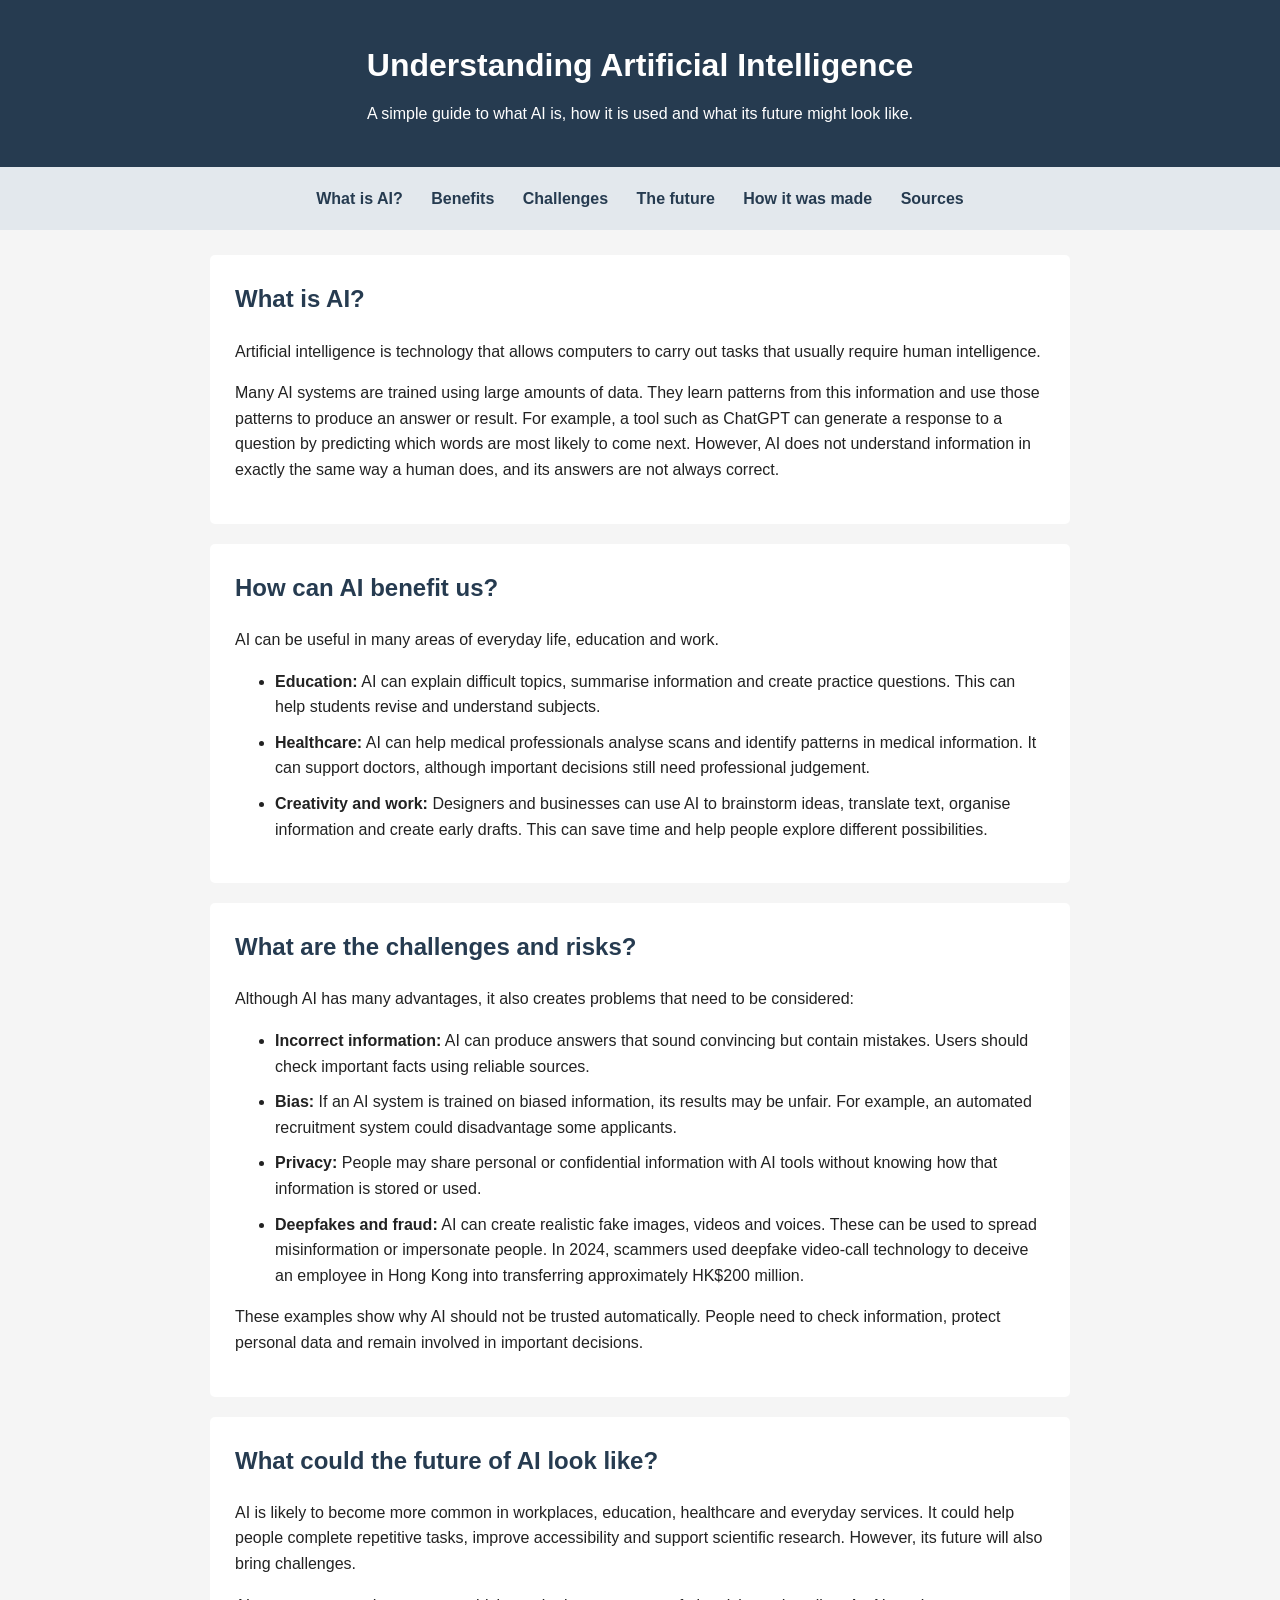
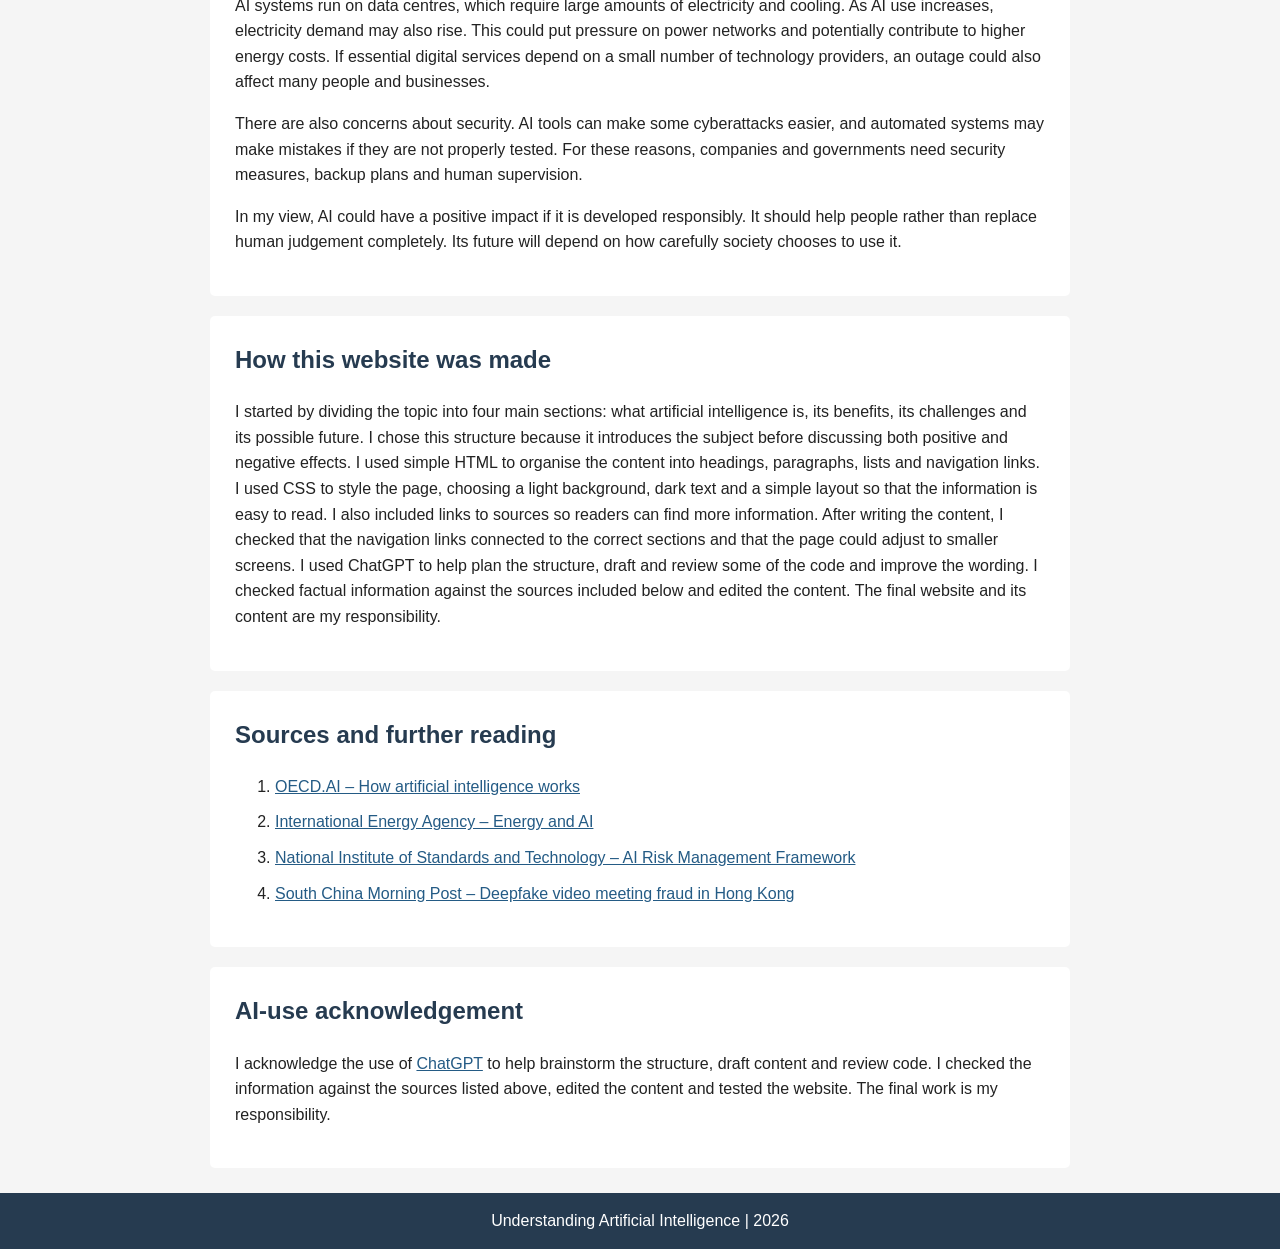
<file: index.html>
<!DOCTYPE html>
<html lang="en">
<head>
  <meta charset="UTF-8">
  <meta name="viewport" content="width=device-width, initial-scale=1.0">
  <title>Understanding Artificial Intelligence</title>
  <link rel="stylesheet" href="styles.css">
</head>
<body>
  <header>
    <h1>Understanding Artificial Intelligence</h1>
    <p>A simple guide to what AI is, how it is used and what its future might look like.</p>
  </header>

  <nav aria-label="Main navigation">
    <a href="#what-is-ai">What is AI?</a>
    <a href="#benefits">Benefits</a>
    <a href="#risks">Challenges</a>
    <a href="#future">The future</a>
    <a href="#making">How it was made</a>
    <a href="#sources">Sources</a>
  </nav>

  <main>
    <section id="what-is-ai">
      <h2>What is AI?</h2>
      <p>Artificial intelligence is technology that allows computers to carry out tasks that usually require human intelligence.</p>
      <p>Many AI systems are trained using large amounts of data. They learn patterns from this information and use those patterns to produce an answer or result. For example, a tool such as ChatGPT can generate a response to a question by predicting which words are most likely to come next. However, AI does not understand information in exactly the same way a human does, and its answers are not always correct.</p>
    </section>

    <section id="benefits">
      <h2>How can AI benefit us?</h2>
      <p>AI can be useful in many areas of everyday life, education and work.</p>
      <ul>
        <li><strong>Education:</strong> AI can explain difficult topics, summarise information and create practice questions. This can help students revise and understand subjects.</li>
        <li><strong>Healthcare:</strong> AI can help medical professionals analyse scans and identify patterns in medical information. It can support doctors, although important decisions still need professional judgement.</li>
        <li><strong>Creativity and work:</strong> Designers and businesses can use AI to brainstorm ideas, translate text, organise information and create early drafts. This can save time and help people explore different possibilities.</li>
      </ul>
    </section>

    <section id="risks">
      <h2>What are the challenges and risks?</h2>
      <p>Although AI has many advantages, it also creates problems that need to be considered:</p>
      <ul>
        <li><strong>Incorrect information:</strong> AI can produce answers that sound convincing but contain mistakes. Users should check important facts using reliable sources.</li>
        <li><strong>Bias:</strong> If an AI system is trained on biased information, its results may be unfair. For example, an automated recruitment system could disadvantage some applicants.</li>
        <li><strong>Privacy:</strong> People may share personal or confidential information with AI tools without knowing how that information is stored or used.</li>
        <li><strong>Deepfakes and fraud:</strong> AI can create realistic fake images, videos and voices. These can be used to spread misinformation or impersonate people. In 2024, scammers used deepfake video-call technology to deceive an employee in Hong Kong into transferring approximately HK$200 million.</li>
      </ul>
      <p>These examples show why AI should not be trusted automatically. People need to check information, protect personal data and remain involved in important decisions.</p>
    </section>

    <section id="future">
      <h2>What could the future of AI look like?</h2>
      <p>AI is likely to become more common in workplaces, education, healthcare and everyday services. It could help people complete repetitive tasks, improve accessibility and support scientific research. However, its future will also bring challenges.</p>
      <p>AI systems run on data centres, which require large amounts of electricity and cooling. As AI use increases, electricity demand may also rise. This could put pressure on power networks and potentially contribute to higher energy costs. If essential digital services depend on a small number of technology providers, an outage could also affect many people and businesses.</p>
      <p>There are also concerns about security. AI tools can make some cyberattacks easier, and automated systems may make mistakes if they are not properly tested. For these reasons, companies and governments need security measures, backup plans and human supervision.</p>
      <p>In my view, AI could have a positive impact if it is developed responsibly. It should help people rather than replace human judgement completely. Its future will depend on how carefully society chooses to use it.</p>
    </section>

    <section id="making">
      <h2>How this website was made</h2>
      <p>I started by dividing the topic into four main sections: what artificial intelligence is, its benefits, its challenges and its possible future. I chose this structure because it introduces the subject before discussing both positive and negative effects. I used simple HTML to organise the content into headings, paragraphs, lists and navigation links. I used CSS to style the page, choosing a light background, dark text and a simple layout so that the information is easy to read. I also included links to sources so readers can find more information. After writing the content, I checked that the navigation links connected to the correct sections and that the page could adjust to smaller screens. I used ChatGPT to help plan the structure, draft and review some of the code and improve the wording. I checked factual information against the sources included below and edited the content. The final website and its content are my responsibility.</p>
    </section>

    <section id="sources">
      <h2>Sources and further reading</h2>
      <ol>
        <li><a href="https://oecd.ai/en/inside-artificial-intelligence" target="_blank" rel="noopener">OECD.AI – How artificial intelligence works</a></li>
        <li><a href="https://www.iea.org/reports/energy-and-ai/" target="_blank" rel="noopener">International Energy Agency – Energy and AI</a></li>
        <li><a href="https://www.nist.gov/itl/ai-risk-management-framework" target="_blank" rel="noopener">National Institute of Standards and Technology – AI Risk Management Framework</a></li>
        <li><a href="https://www.scmp.com/news/hong-kong/law-and-crime/article/3250851/everyone-looked-real-multinational-firms-hong-kong-office-loses-hk200-million-after-scammers-stage" target="_blank" rel="noopener">South China Morning Post – Deepfake video meeting fraud in Hong Kong</a></li>
      </ol>
    </section>

    <section id="acknowledgement">
      <h2>AI-use acknowledgement</h2>
      <p>I acknowledge the use of <a href="https://chatgpt.com/" target="_blank" rel="noopener">ChatGPT</a> to help brainstorm the structure, draft content and review code. I checked the information against the sources listed above, edited the content and tested the website. The final work is my responsibility.</p>
    </section>
  </main>

  <footer>
    <p>Understanding Artificial Intelligence | 2026</p>
  </footer>
</body>
</html>
</file>
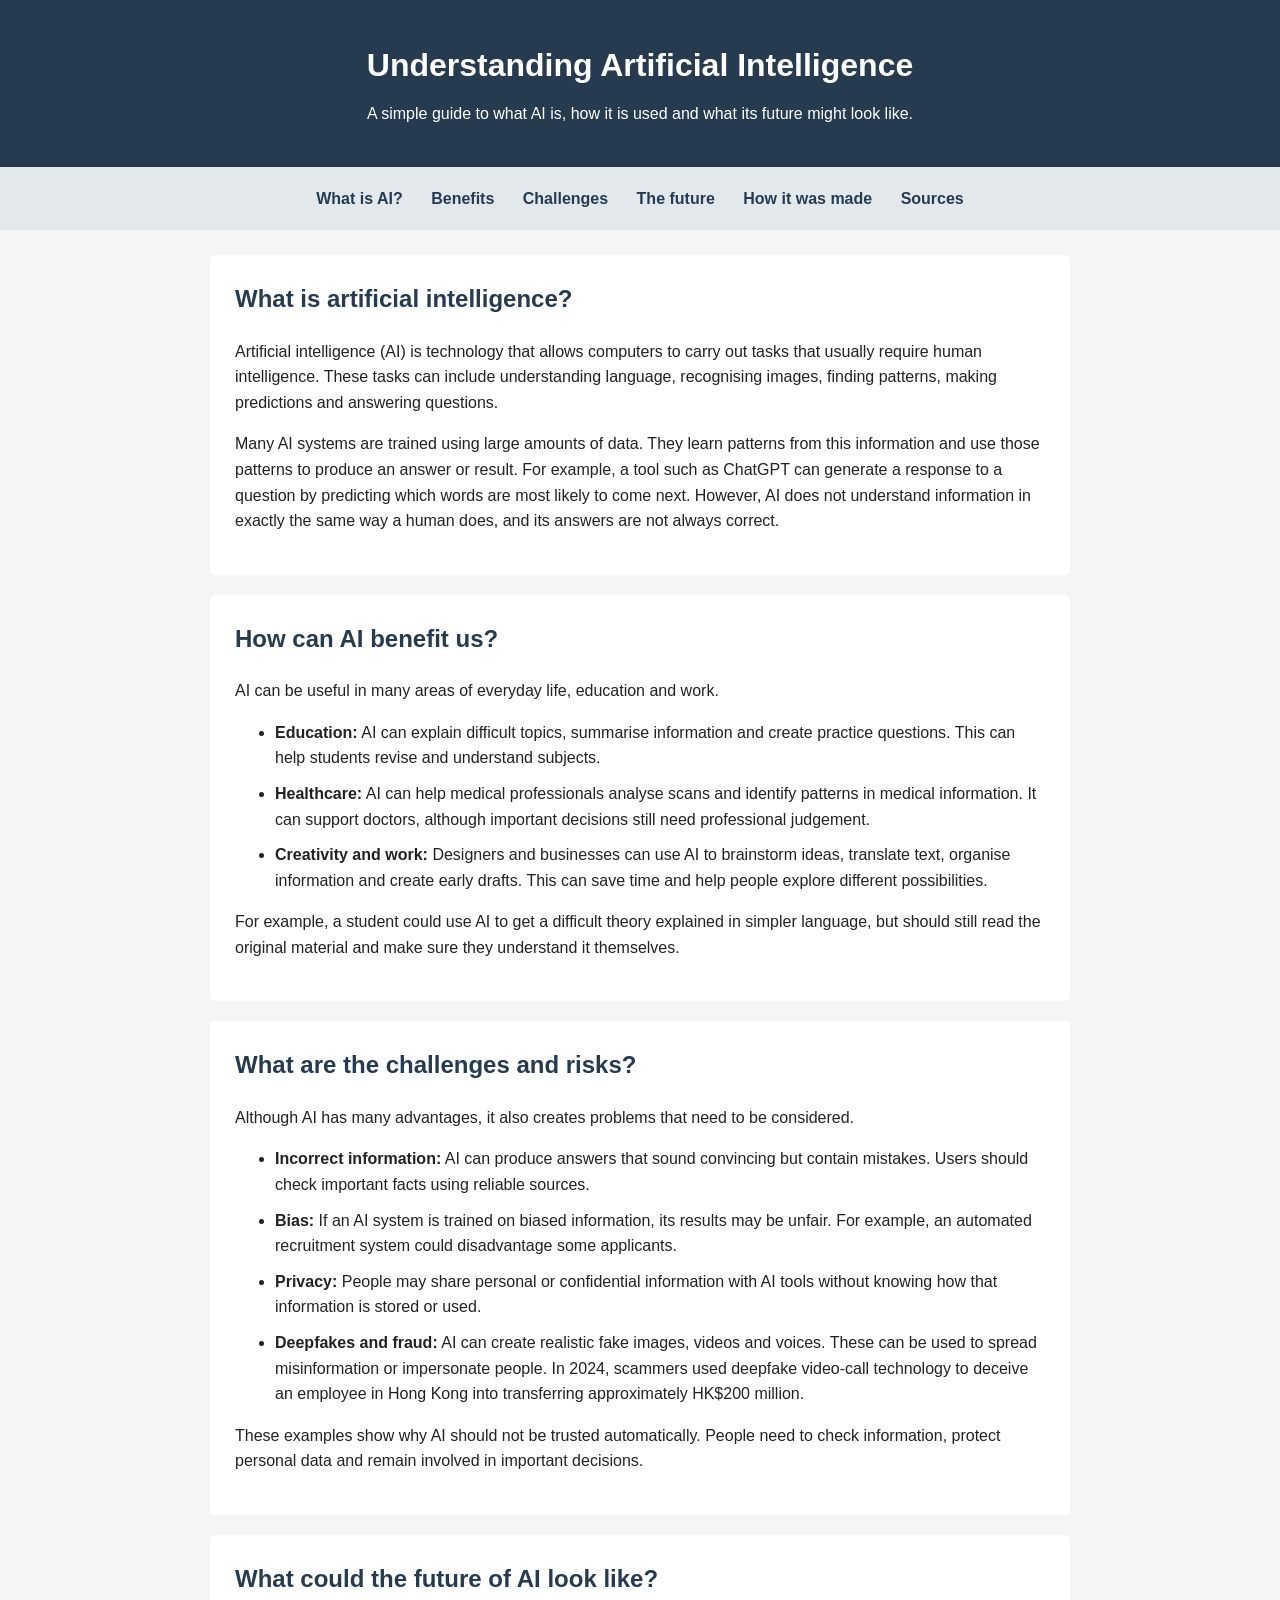
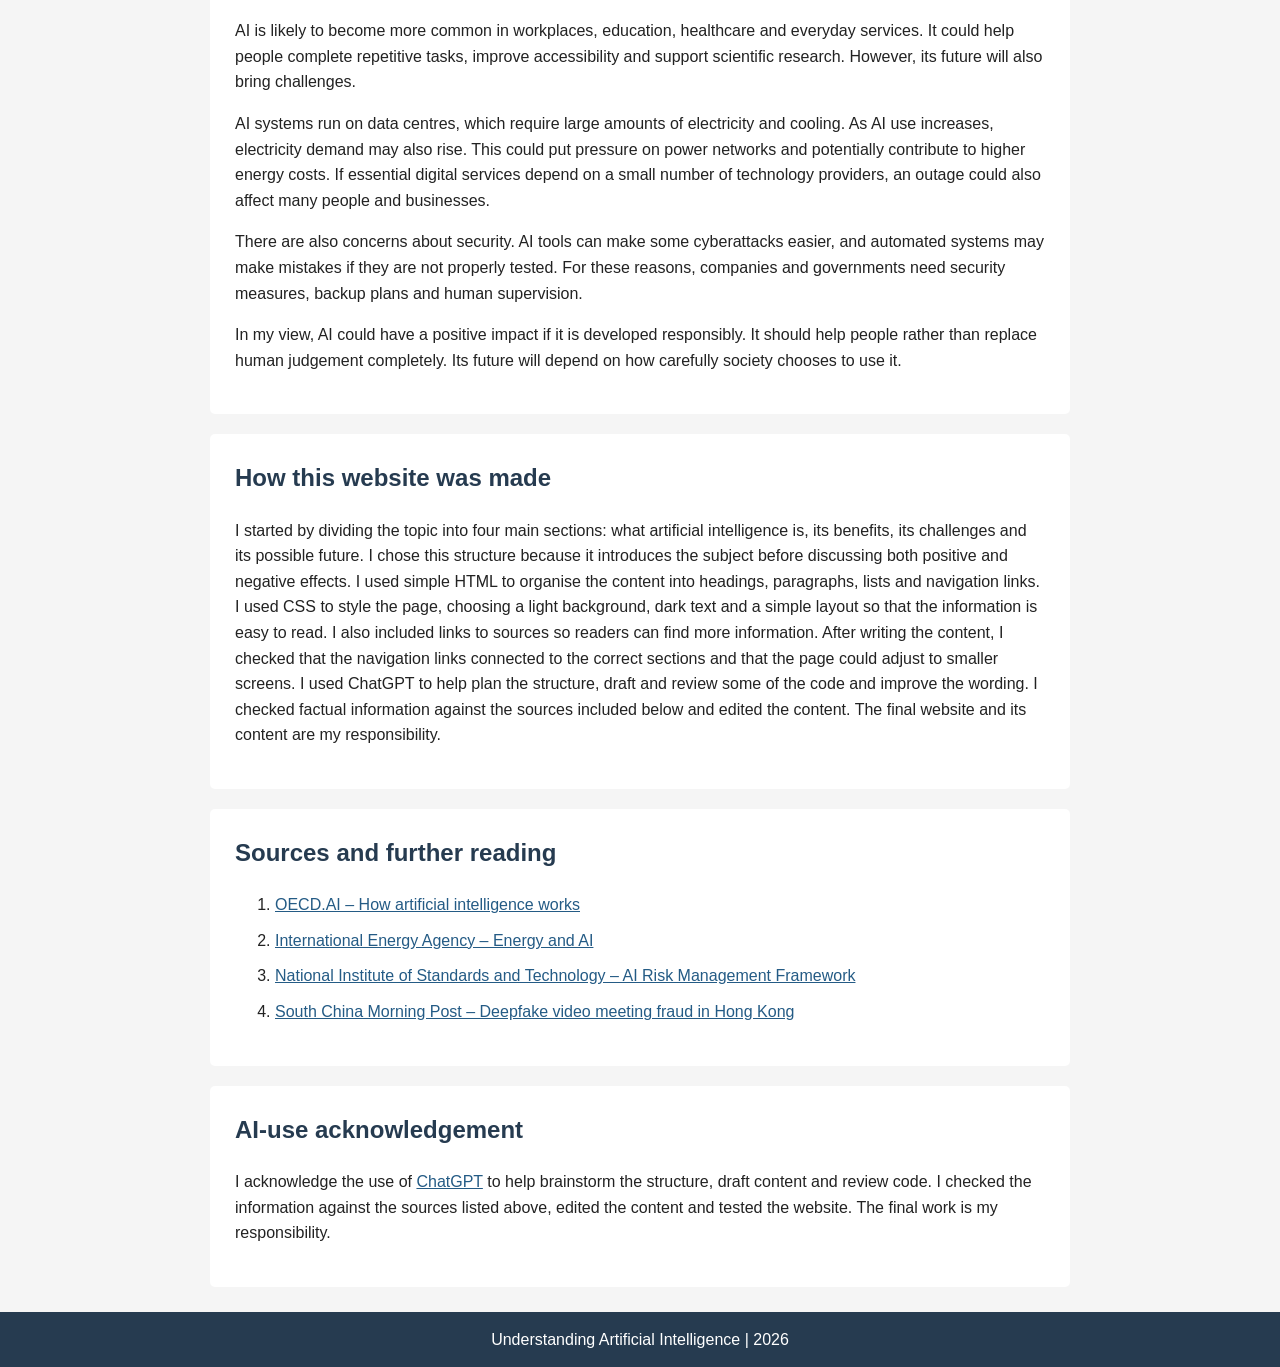
<file: ai website HW/index (1).html>
<!DOCTYPE html>
<html lang="en">
<head>
  <meta charset="UTF-8">
  <meta name="viewport" content="width=device-width, initial-scale=1.0">
  <title>Understanding Artificial Intelligence</title>
  <link rel="stylesheet" href="styles.css">
</head>
<body>
  <header>
    <h1>Understanding Artificial Intelligence</h1>
    <p>A simple guide to what AI is, how it is used and what its future might look like.</p>
  </header>

  <nav aria-label="Main navigation">
    <a href="#what-is-ai">What is AI?</a>
    <a href="#benefits">Benefits</a>
    <a href="#risks">Challenges</a>
    <a href="#future">The future</a>
    <a href="#making">How it was made</a>
    <a href="#sources">Sources</a>
  </nav>

  <main>
    <section id="what-is-ai">
      <h2>What is artificial intelligence?</h2>
      <p>Artificial intelligence (AI) is technology that allows computers to carry out tasks that usually require human intelligence. These tasks can include understanding language, recognising images, finding patterns, making predictions and answering questions.</p>
      <p>Many AI systems are trained using large amounts of data. They learn patterns from this information and use those patterns to produce an answer or result. For example, a tool such as ChatGPT can generate a response to a question by predicting which words are most likely to come next. However, AI does not understand information in exactly the same way a human does, and its answers are not always correct.</p>
    </section>

    <section id="benefits">
      <h2>How can AI benefit us?</h2>
      <p>AI can be useful in many areas of everyday life, education and work.</p>
      <ul>
        <li><strong>Education:</strong> AI can explain difficult topics, summarise information and create practice questions. This can help students revise and understand subjects.</li>
        <li><strong>Healthcare:</strong> AI can help medical professionals analyse scans and identify patterns in medical information. It can support doctors, although important decisions still need professional judgement.</li>
        <li><strong>Creativity and work:</strong> Designers and businesses can use AI to brainstorm ideas, translate text, organise information and create early drafts. This can save time and help people explore different possibilities.</li>
      </ul>
      <p>For example, a student could use AI to get a difficult theory explained in simpler language, but should still read the original material and make sure they understand it themselves.</p>
    </section>

    <section id="risks">
      <h2>What are the challenges and risks?</h2>
      <p>Although AI has many advantages, it also creates problems that need to be considered.</p>
      <ul>
        <li><strong>Incorrect information:</strong> AI can produce answers that sound convincing but contain mistakes. Users should check important facts using reliable sources.</li>
        <li><strong>Bias:</strong> If an AI system is trained on biased information, its results may be unfair. For example, an automated recruitment system could disadvantage some applicants.</li>
        <li><strong>Privacy:</strong> People may share personal or confidential information with AI tools without knowing how that information is stored or used.</li>
        <li><strong>Deepfakes and fraud:</strong> AI can create realistic fake images, videos and voices. These can be used to spread misinformation or impersonate people. In 2024, scammers used deepfake video-call technology to deceive an employee in Hong Kong into transferring approximately HK$200 million.</li>
      </ul>
      <p>These examples show why AI should not be trusted automatically. People need to check information, protect personal data and remain involved in important decisions.</p>
    </section>

    <section id="future">
      <h2>What could the future of AI look like?</h2>
      <p>AI is likely to become more common in workplaces, education, healthcare and everyday services. It could help people complete repetitive tasks, improve accessibility and support scientific research. However, its future will also bring challenges.</p>
      <p>AI systems run on data centres, which require large amounts of electricity and cooling. As AI use increases, electricity demand may also rise. This could put pressure on power networks and potentially contribute to higher energy costs. If essential digital services depend on a small number of technology providers, an outage could also affect many people and businesses.</p>
      <p>There are also concerns about security. AI tools can make some cyberattacks easier, and automated systems may make mistakes if they are not properly tested. For these reasons, companies and governments need security measures, backup plans and human supervision.</p>
      <p>In my view, AI could have a positive impact if it is developed responsibly. It should help people rather than replace human judgement completely. Its future will depend on how carefully society chooses to use it.</p>
    </section>

    <section id="making">
      <h2>How this website was made</h2>
      <p>I started by dividing the topic into four main sections: what artificial intelligence is, its benefits, its challenges and its possible future. I chose this structure because it introduces the subject before discussing both positive and negative effects. I used simple HTML to organise the content into headings, paragraphs, lists and navigation links. I used CSS to style the page, choosing a light background, dark text and a simple layout so that the information is easy to read. I also included links to sources so readers can find more information. After writing the content, I checked that the navigation links connected to the correct sections and that the page could adjust to smaller screens. I used ChatGPT to help plan the structure, draft and review some of the code and improve the wording. I checked factual information against the sources included below and edited the content. The final website and its content are my responsibility.</p>
    </section>

    <section id="sources">
      <h2>Sources and further reading</h2>
      <ol>
        <li><a href="https://oecd.ai/en/inside-artificial-intelligence" target="_blank" rel="noopener">OECD.AI – How artificial intelligence works</a></li>
        <li><a href="https://www.iea.org/reports/energy-and-ai/" target="_blank" rel="noopener">International Energy Agency – Energy and AI</a></li>
        <li><a href="https://www.nist.gov/itl/ai-risk-management-framework" target="_blank" rel="noopener">National Institute of Standards and Technology – AI Risk Management Framework</a></li>
        <li><a href="https://www.scmp.com/news/hong-kong/law-and-crime/article/3250851/everyone-looked-real-multinational-firms-hong-kong-office-loses-hk200-million-after-scammers-stage" target="_blank" rel="noopener">South China Morning Post – Deepfake video meeting fraud in Hong Kong</a></li>
      </ol>
    </section>

    <section id="acknowledgement">
      <h2>AI-use acknowledgement</h2>
      <p>I acknowledge the use of <a href="https://chatgpt.com/" target="_blank" rel="noopener">ChatGPT</a> to help brainstorm the structure, draft content and review code. I checked the information against the sources listed above, edited the content and tested the website. The final work is my responsibility.</p>
    </section>
  </main>

  <footer>
    <p>Understanding Artificial Intelligence | 2026</p>
  </footer>
</body>
</html>
</file>
<file: styles.css>
/* Basic styling for the AI explainer website */
* {
  box-sizing: border-box;
}

body {
  margin: 0;
  font-family: Arial, Helvetica, sans-serif;
  line-height: 1.6;
  color: #222222;
  background-color: #f5f5f5;
}

header {
  background-color: #263b50;
  color: white;
  text-align: center;
  padding: 40px 20px;
}

header h1 {
  margin: 0 0 10px;
}

header p {
  margin: 0;
}

nav {
  background-color: #e3e8ed;
  padding: 14px;
  text-align: center;
}

nav a {
  display: inline-block;
  margin: 5px 12px;
  color: #263b50;
  text-decoration: none;
  font-weight: bold;
}

nav a:hover {
  text-decoration: underline;
}

main {
  max-width: 900px;
  margin: 25px auto;
  padding: 0 20px;
}

section {
  background-color: white;
  margin-bottom: 20px;
  padding: 25px;
  border-radius: 5px;
}

h2 {
  color: #263b50;
  margin-top: 0;
}

li {
  margin-bottom: 10px;
}

a {
  color: #245b85;
}

footer {
  background-color: #263b50;
  color: white;
  text-align: center;
  padding: 15px;
}

footer p {
  margin: 0;
}

@media (max-width: 600px) {
  header {
    padding: 30px 15px;
  }

  nav a {
    margin: 5px 8px;
  }

  main {
    padding: 0 12px;
  }

  section {
    padding: 18px;
  }
}
</file>
<file: ai website HW/styles.css>
/* Basic styling for the AI explainer website */
* {
  box-sizing: border-box;
}

body {
  margin: 0;
  font-family: Arial, Helvetica, sans-serif;
  line-height: 1.6;
  color: #222222;
  background-color: #f5f5f5;
}

header {
  background-color: #263b50;
  color: white;
  text-align: center;
  padding: 40px 20px;
}

header h1 {
  margin: 0 0 10px;
}

header p {
  margin: 0;
}

nav {
  background-color: #e3e8ed;
  padding: 14px;
  text-align: center;
}

nav a {
  display: inline-block;
  margin: 5px 12px;
  color: #263b50;
  text-decoration: none;
  font-weight: bold;
}

nav a:hover {
  text-decoration: underline;
}

main {
  max-width: 900px;
  margin: 25px auto;
  padding: 0 20px;
}

section {
  background-color: white;
  margin-bottom: 20px;
  padding: 25px;
  border-radius: 5px;
}

h2 {
  color: #263b50;
  margin-top: 0;
}

li {
  margin-bottom: 10px;
}

a {
  color: #245b85;
}

footer {
  background-color: #263b50;
  color: white;
  text-align: center;
  padding: 15px;
}

footer p {
  margin: 0;
}

@media (max-width: 600px) {
  header {
    padding: 30px 15px;
  }

  nav a {
    margin: 5px 8px;
  }

  main {
    padding: 0 12px;
  }

  section {
    padding: 18px;
  }
}
</file>
